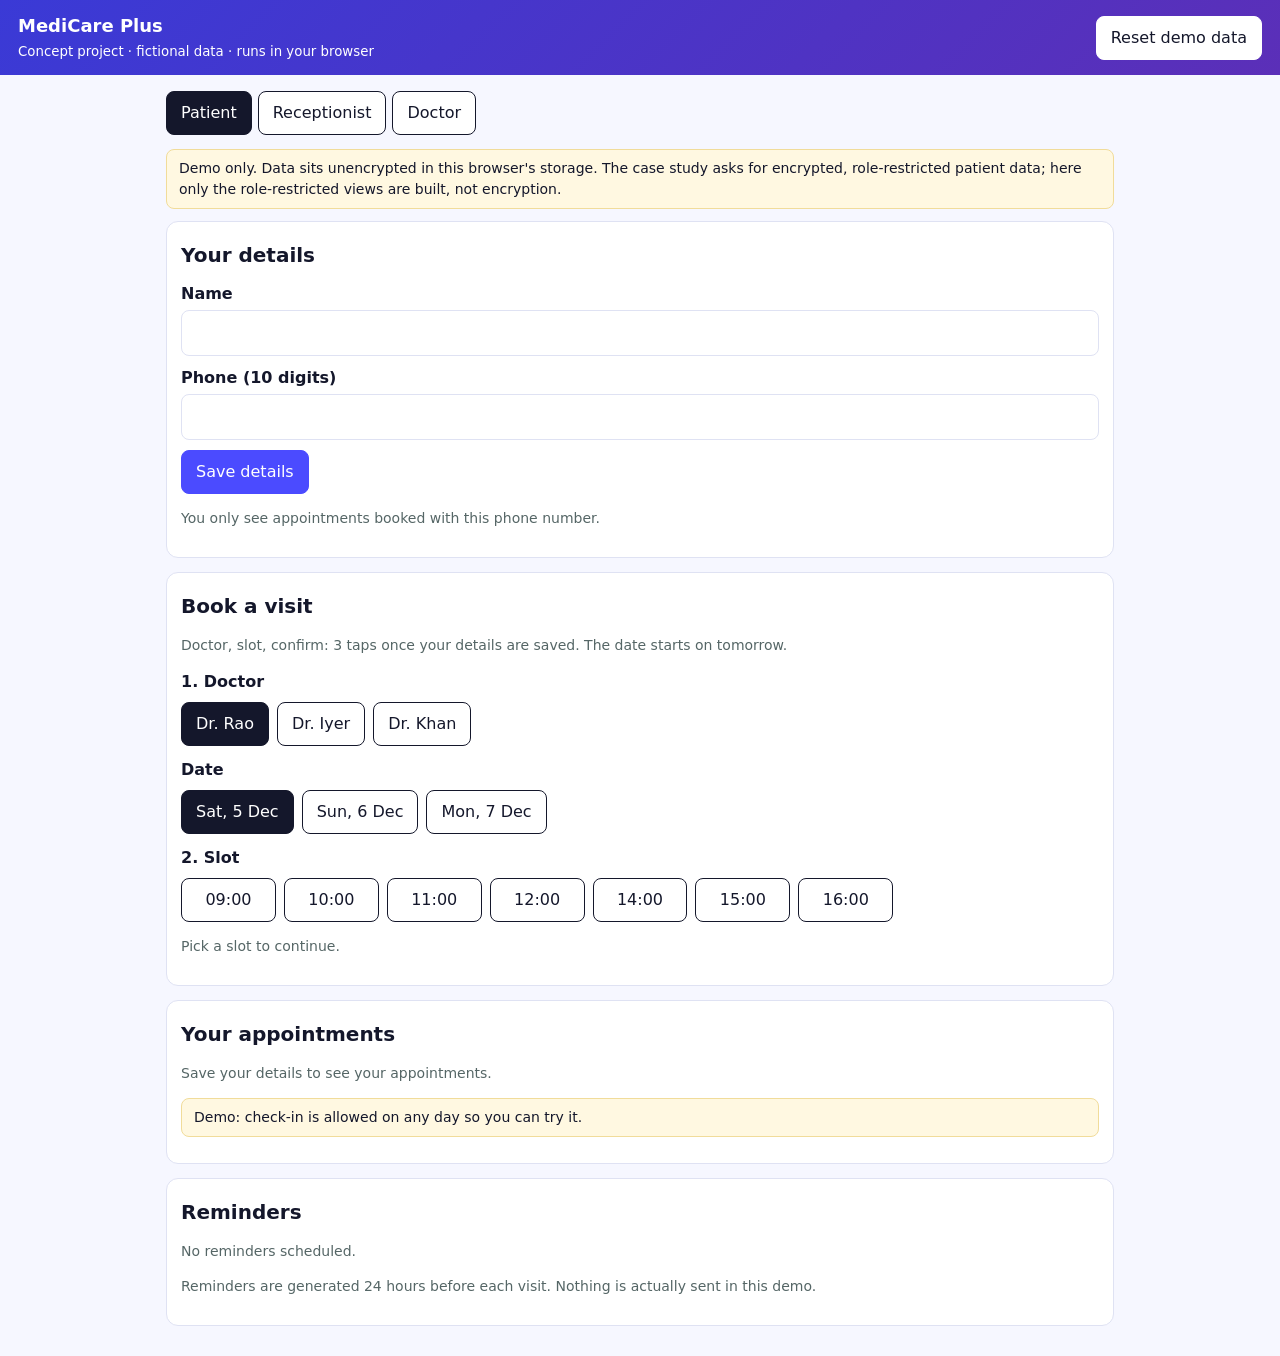
<file: medicare/prototype/index.html>
<!DOCTYPE html>
<html lang="en">
<head>
<meta charset="utf-8">
<meta name="viewport" content="width=device-width,initial-scale=1">
<title>MediCare Plus prototype</title>
<link rel="stylesheet" href="../../shared/style.css">
<link rel="stylesheet" href="extra.css">
</head>
<body>
<header><div><h1>MediCare Plus</h1><small>Concept project · fictional data · runs in your browser</small></div></header>
<div id="live" class="sr" role="status" aria-live="polite"></div>
<main id="m" tabindex="-1"><noscript>This prototype needs JavaScript.</noscript></main>
<script src="../../shared/app.js"></script>
<script src="logic.js"></script>
<script src="app.js"></script>
</body>
</html>
</file>
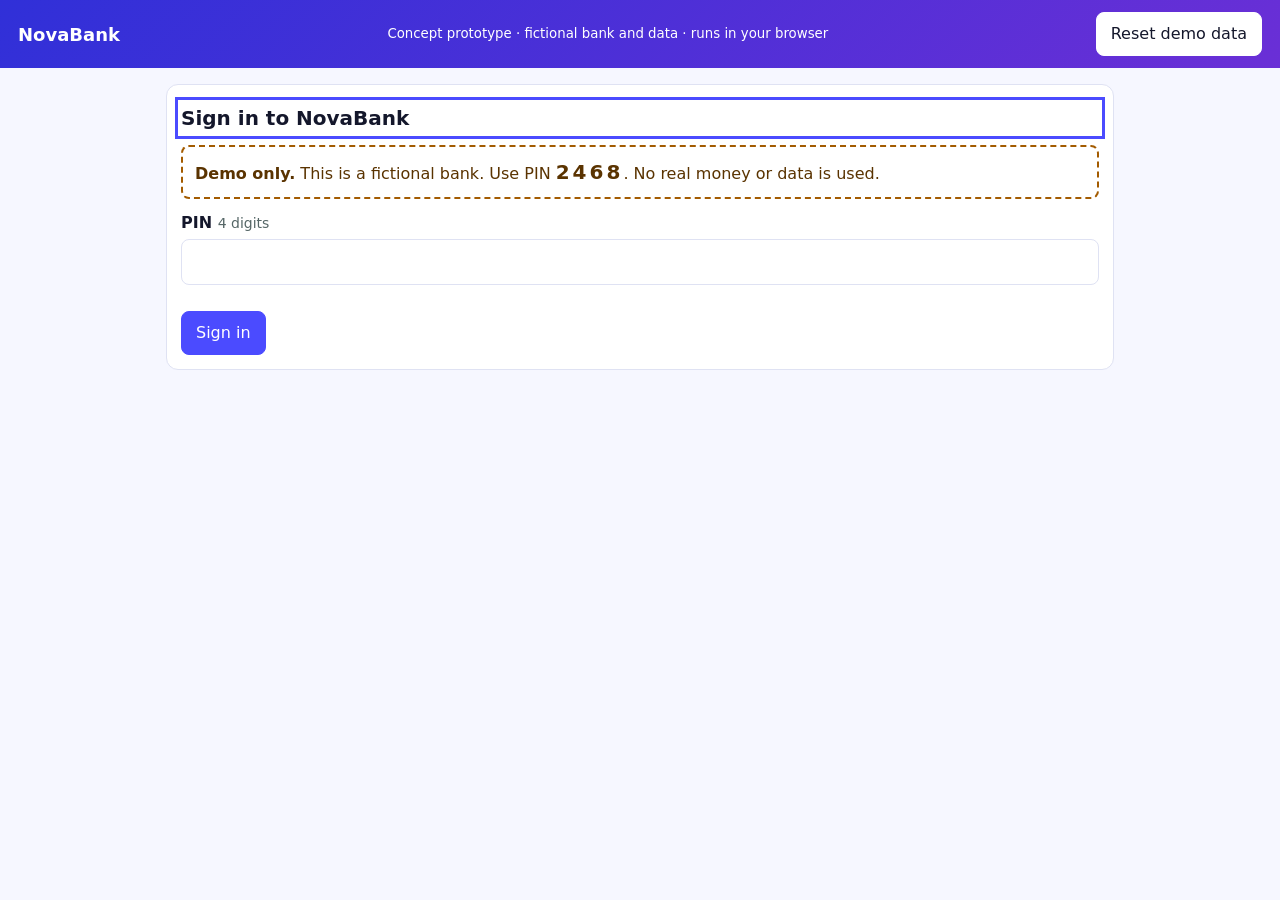
<file: novabank/prototype/index.html>
<!DOCTYPE html>
<html lang="en">
<head>
<meta charset="utf-8">
<meta name="viewport" content="width=device-width,initial-scale=1">
<title>NovaBank prototype</title>
<link rel="stylesheet" href="../../shared/style.css">
<link rel="stylesheet" href="extra.css">
</head>
<body>
<header><h1>NovaBank</h1><small>Concept prototype · fictional bank and data · runs in your browser</small></header>
<div id="sess" role="status" aria-live="polite" hidden></div>
<main id="m"><noscript>This prototype needs JavaScript.</noscript></main>
<script src="../../shared/app.js"></script>
<script src="logic.js"></script>
<script src="app.js"></script>
</body>
</html>
</file>
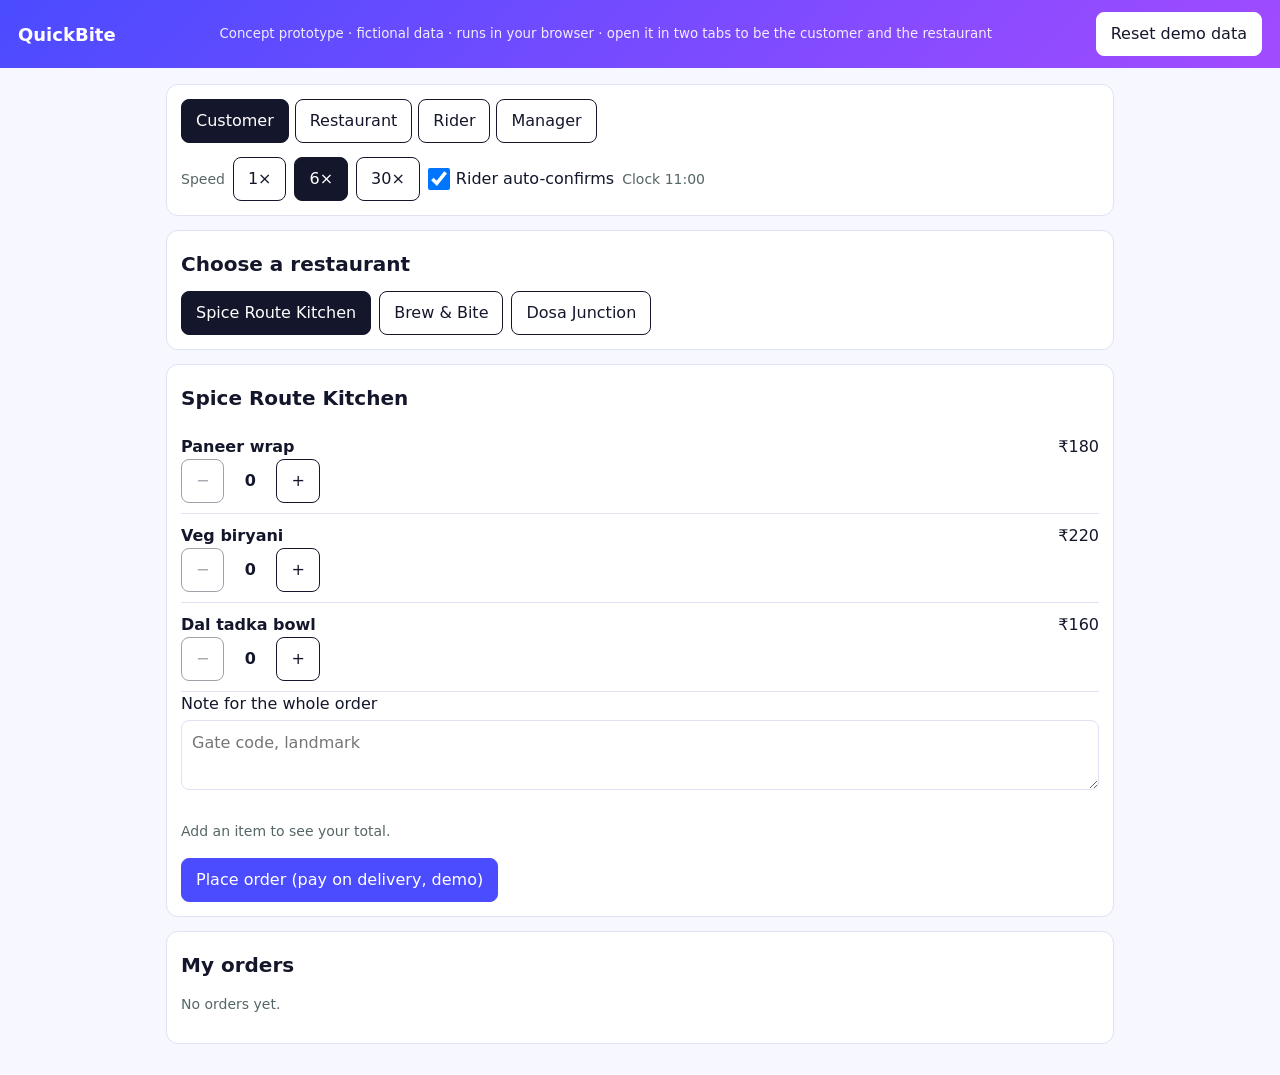
<file: quickbite/prototype/index.html>
<!DOCTYPE html>
<html lang="en">
<head>
<meta charset="utf-8">
<meta name="viewport" content="width=device-width,initial-scale=1">
<title>QuickBite prototype</title>
<link rel="stylesheet" href="../../shared/style.css">
<link rel="stylesheet" href="extra.css">
</head>
<body>
<header><h1>QuickBite</h1><small>Concept prototype · fictional data · runs in your browser · open it in two tabs to be the customer and the restaurant</small></header>
<main id="m"><p>Loading…</p></main>
<div id="live" class="sr" aria-live="polite"></div>
<noscript><p style="padding:16px">This prototype needs JavaScript.</p></noscript>
<script src="../../shared/app.js"></script>
<script src="logic.js"></script>
<script src="app.js"></script>
</body>
</html>
</file>
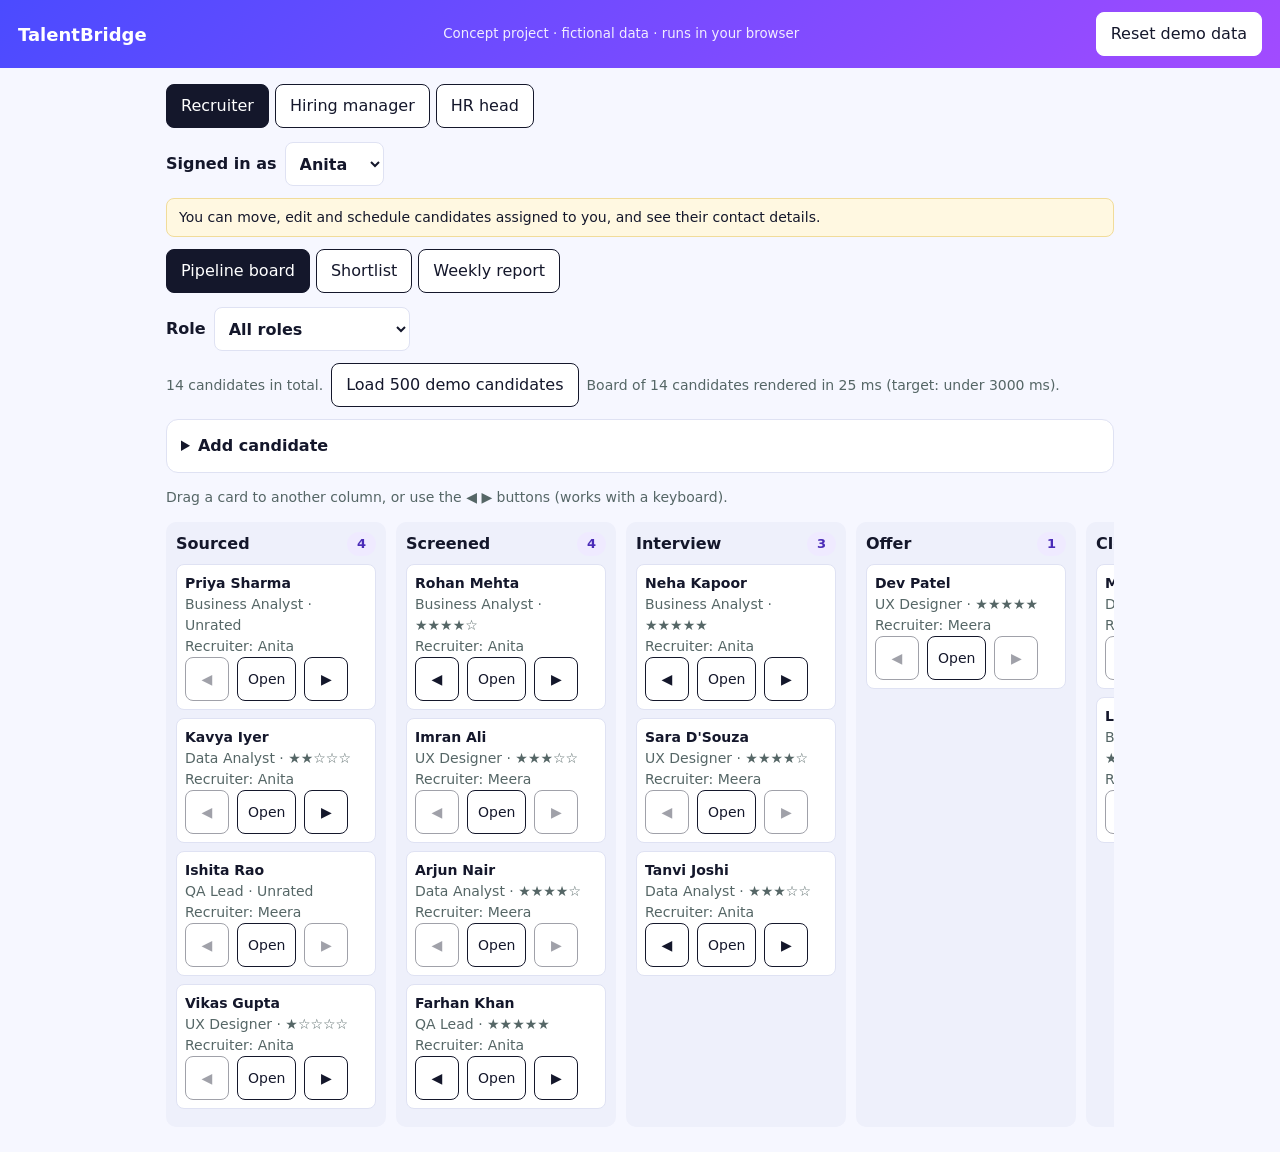
<file: talentbridge/prototype/index.html>
<!DOCTYPE html>
<html lang="en">
<head>
<meta charset="utf-8">
<meta name="viewport" content="width=device-width,initial-scale=1">
<title>TalentBridge prototype</title>
<link rel="stylesheet" href="../../shared/style.css">
<link rel="stylesheet" href="extra.css">
</head>
<body>
<header><h1>TalentBridge</h1><small>Concept project · fictional data · runs in your browser</small></header>
<main id="app" tabindex="-1"><noscript>This prototype needs JavaScript.</noscript></main>
<div id="live" class="sr" role="status" aria-live="polite"></div>
<script src="../../shared/app.js"></script>
<script src="logic.js"></script>
<script src="app.js"></script>
</body>
</html>
</file>
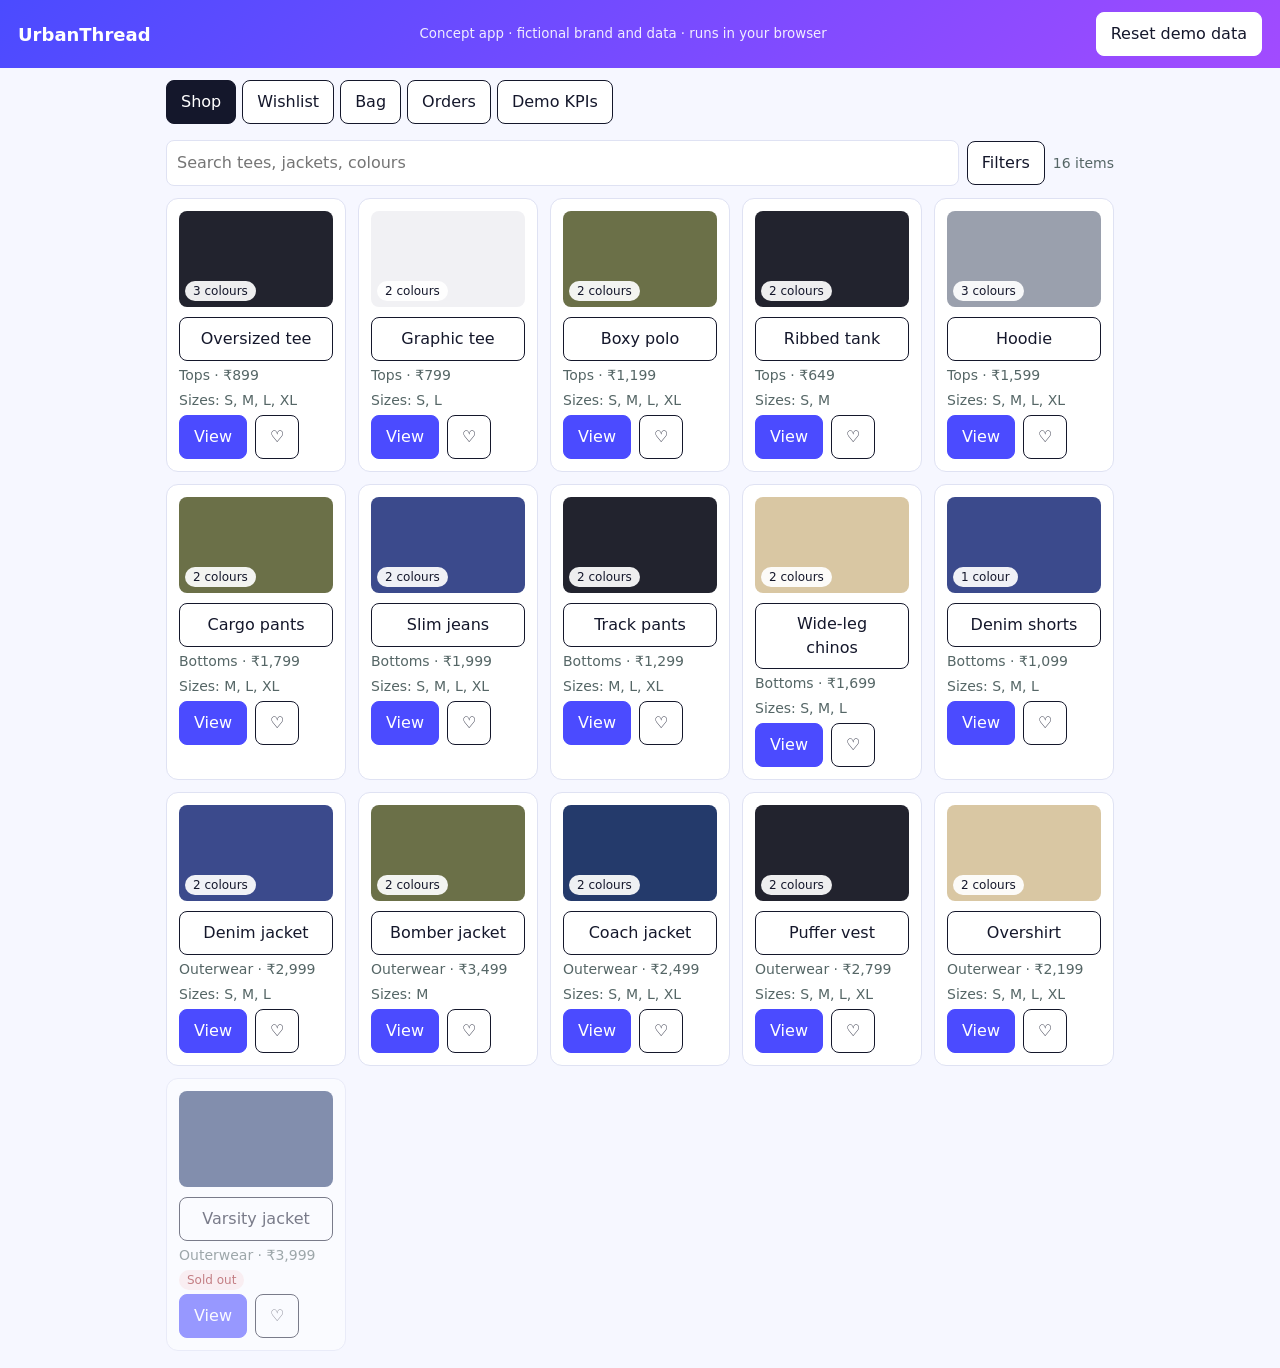
<file: urbanthread/prototype/index.html>
<!DOCTYPE html>
<html lang="en">
<head>
<meta charset="utf-8">
<meta name="viewport" content="width=device-width,initial-scale=1">
<title>UrbanThread · fashion e-commerce concept app</title>
<meta name="description" content="UrbanThread concept app: filters, wishlist, guest checkout and order tracking. Fictional brand, simulated data.">
<link rel="stylesheet" href="../../shared/style.css">
<link rel="stylesheet" href="extra.css">
</head>
<body>
<a class="skip" href="#m">Skip to content</a>
<header><h1>UrbanThread</h1><small>Concept app · fictional brand and data · runs in your browser</small></header>
<nav id="nav" aria-label="Main"></nav>
<main id="m" tabindex="-1"></main>
<div id="live" class="sr" role="status" aria-live="polite"></div>
<noscript><p class="note" style="margin:16px">This concept app needs JavaScript.</p></noscript>
<script src="../../shared/app.js"></script>
<script src="logic.js"></script>
<script src="app.js"></script>
</body>
</html>
</file>
<file: shared/style.css>
:root{--a:#4b4bff;--ink:#14172b;--m:#566;--l:#dfe2f3;--bg:#f6f7ff}
*{box-sizing:border-box}body{margin:0;font:16px/1.5 system-ui,sans-serif;background:var(--bg);color:var(--ink)}
header{background:linear-gradient(135deg,var(--a),#a24bff);color:#fff;padding:12px 18px;display:flex;justify-content:space-between;align-items:center;flex-wrap:wrap;gap:8px}
header h1{font-size:18px;margin:0}header small{opacity:.9}header button{border-color:#fff}
main{max-width:980px;margin:0 auto;padding:16px}h2{font-size:20px;margin:4px 0 12px}h3{font-size:16px;margin:0 0 8px}
.c{background:#fff;border:1px solid var(--l);border-radius:12px;padding:14px;margin-bottom:14px}
button{font:inherit;border:1.5px solid var(--ink);background:#fff;color:var(--ink);border-radius:8px;padding:8px 14px;min-height:44px;cursor:pointer}
button.p{background:var(--a);border-color:var(--a);color:#fff}button.on{background:var(--ink);color:#fff}button:disabled{opacity:.4;cursor:not-allowed}
button:focus-visible,input:focus-visible,select:focus-visible,textarea:focus-visible{outline:3px solid var(--a);outline-offset:2px}
input,select,textarea{font:inherit;padding:10px;border:1px solid var(--l);border-radius:8px;width:100%;margin:4px 0 10px;background:#fff;color:var(--ink)}
.g{display:grid;grid-template-columns:repeat(auto-fill,minmax(160px,1fr));gap:12px}.row{display:flex;gap:8px;flex-wrap:wrap;align-items:center}
.tabs{display:flex;gap:6px;flex-wrap:wrap;margin-bottom:14px}.tag{font-size:13px;background:#efeaff;color:#4a2bb8;border-radius:99px;padding:2px 10px}
.m{color:var(--m);font-size:14px}.err{color:#c0262b}.ok{color:#14633a}.note{background:#fff8e1;border:1px solid #f1dc9a;border-radius:8px;padding:8px 12px;font-size:14px;margin-bottom:12px}
.tw{overflow-x:auto}table{border-collapse:collapse;width:100%;min-width:420px}td,th{border-bottom:1px solid var(--l);padding:8px;text-align:left}
.img{height:90px;border-radius:8px;background:linear-gradient(135deg,#dcd9ff,#c8e0ff);margin-bottom:8px}.cols{display:grid;grid-template-columns:repeat(auto-fit,minmax(200px,1fr));gap:12px}
.col{background:#eef0fb;border-radius:10px;padding:10px;min-height:120px}.card{background:#fff;border:1px solid var(--l);border-radius:8px;padding:8px;margin-bottom:8px;font-size:14px}
</file>
<file: medicare/prototype/extra.css>
/* MediCare Plus extras. The shared stylesheet is not modified; the header gradient is darkened here for AA contrast. */
header{background:linear-gradient(135deg,#3a3ad6,#5b2fb8)}
header small{opacity:1}
.sr{position:absolute;width:1px;height:1px;overflow:hidden;clip:rect(0 0 0 0);white-space:nowrap}
main:focus{outline:none}
.banner{margin:0 0 12px;padding:8px 12px;border-radius:8px;font-weight:600}
.banner.ok{background:#e6f6ec}
.banner.err{background:#fdecec}
.slots{display:grid;grid-template-columns:repeat(auto-fill,minmax(88px,1fr));gap:8px;margin:8px 0 12px}
.slots button{display:flex;flex-direction:column;align-items:center;justify-content:center;line-height:1.2}
.slots button small{font-size:12px;color:inherit}
.kpis{display:grid;grid-template-columns:repeat(auto-fit,minmax(130px,1fr));gap:10px;margin-bottom:8px}
.kpis div{background:#eef0fb;border-radius:10px;padding:10px}
.kpis b{display:block;font-size:22px}
.kpis span{font-size:13px;color:#445}
.appt{display:flex;justify-content:space-between;gap:10px;flex-wrap:wrap;align-items:center;border-top:1px solid var(--l);padding:10px 0}
.appt:first-of-type{border-top:0}
.st{font-size:13px;font-weight:600;border-radius:99px;padding:1px 9px;background:#e8eaf6;color:#24307a}
.st-done{background:#e6f6ec;color:#14633a}
.st-no_show,.st-cancelled{background:#fdecec;color:#8f1d22}
.st-checked_in,.st-in_consult{background:#fff1d6;color:#6b4300}
.cal th,.cal td{font-size:14px;vertical-align:top}
.cal th[scope=row]{white-space:nowrap}
.tag{color:#3b1f9c}
label{display:block;font-weight:600}
@media (max-width:420px){.kpis b{font-size:19px}}
</file>
<file: novabank/prototype/extra.css>
header{background:linear-gradient(135deg,#3030d8,#6a2fd6)}
header small{opacity:1}
h2:focus,.err:focus{outline:3px solid var(--a);outline-offset:3px}
#sess{max-width:980px;margin:12px auto 0;padding:10px 14px;background:#fff3cd;border:1px solid #d9b44a;border-radius:8px;color:#4a3800;display:flex;gap:10px;align-items:center;flex-wrap:wrap}
#sess[hidden]{display:none}
.nav{display:flex;gap:6px;flex-wrap:wrap;margin-bottom:14px}
.nav button[aria-current="page"]{background:var(--ink);color:#fff}
.bal{font-size:30px;font-weight:700;margin:2px 0}
.demo{background:#fff;border:2px dashed #a35b00;color:#5a3300;border-radius:8px;padding:10px 12px;margin-bottom:12px}
.demo b.code{font-size:20px;letter-spacing:3px}
.tx{display:flex;justify-content:space-between;gap:10px;padding:10px 0;border-bottom:1px solid var(--l)}
.tx:last-child{border-bottom:0}
.tx .amt{font-weight:600;white-space:nowrap}
.tx .cr{color:#14633a}
.tag.new{background:#fff3cd;color:#5a3300}
label{display:block;font-weight:600}
.hint{font-weight:400;color:var(--m);font-size:14px}
.kpi{display:grid;grid-template-columns:repeat(auto-fit,minmax(150px,1fr));gap:10px}
.kpi div{background:#eef0fb;border-radius:10px;padding:10px}
.kpi b{display:block;font-size:24px}
.receipt{border:2px solid #14633a}
.sr{position:absolute;left:-9999px}
@media (max-width:420px){.bal{font-size:26px}main{padding:12px}}
</file>
<file: quickbite/prototype/extra.css>
/* QuickBite additions to the shared stylesheet. Colours keep at least 4.5:1 contrast on white. */
.sr{position:absolute;width:1px;height:1px;overflow:hidden;clip:rect(0 0 0 0);white-space:nowrap}
.between{justify-content:space-between}
.bar{position:sticky;top:0;z-index:2}
.inl{display:inline-flex;align-items:center;gap:6px;min-height:44px}
.inl input{width:22px;height:22px;margin:0}
.item{border-bottom:1px solid var(--l);padding:10px 0}.item:last-child{border-bottom:0}
.qty{display:inline-block;min-width:36px;text-align:center;font-weight:700}
.eta{font-size:20px;margin:4px 0 12px}
.steps{list-style:none;padding:0;margin:0 0 12px;display:flex;flex-wrap:wrap;gap:6px}
.steps li{padding:4px 10px;border-radius:99px;background:#eef0fb;color:#3b4160;font-size:14px}
.steps li.done{background:#d9f2e3;color:#14633a}.steps li.now{background:var(--ink);color:#fff;font-weight:700}
.map{width:100%;max-width:420px;height:auto;display:block;margin:0 auto 8px}
.map text{fill:#14172b;font-family:system-ui,sans-serif}
.tablet .big,.big{font-size:22px}.tablet ul.big{padding-left:22px;line-height:1.5}
.ticket{border:2px solid var(--ink);border-radius:12px;padding:12px;margin-bottom:12px;background:#fff}
.ticket.flash{animation:qbflash .6s ease-in-out 6}
@keyframes qbflash{0%,100%{background:#fff}50%{background:#ffe08a}}
.note2{color:#8a3b00;font-weight:700}
.alertbar{background:#8a1f1f;color:#fff;border-radius:10px;padding:12px 16px;font-size:20px;font-weight:700;margin-bottom:14px}
.kpi .big{font-size:28px;font-weight:700}
@media (prefers-reduced-motion:reduce){.ticket.flash{animation:none;background:#ffe08a}}
@media (max-width:420px){main{padding:10px}.tabs button{flex:1 1 45%}}
</file>
<file: talentbridge/prototype/extra.css>
.sr{position:absolute;width:1px;height:1px;overflow:hidden;clip:rect(0 0 0 0);white-space:nowrap}
.inl{display:inline-flex;align-items:center;gap:8px;font-weight:600}
.inl select{width:auto;margin:0;min-height:44px}
label{display:block;font-weight:600}
label.inl{display:inline-flex}
.tbbar{display:flex;flex-wrap:wrap;gap:8px;align-items:center;margin-bottom:12px}
.tbhint{margin:0 0 12px}
.board{display:grid;grid-template-columns:repeat(5,minmax(220px,1fr));gap:10px;overflow-x:auto;padding-bottom:8px}
.tbcol{min-width:0}
.tbcol h3{display:flex;justify-content:space-between;align-items:center}
.tbl{max-height:68vh;overflow-y:auto}
.tbc{cursor:grab}
.tbc.sel{outline:3px solid var(--a)}
.tbc .row button{min-width:44px;padding:8px 10px}
.fe{display:block;font-size:14px;margin:-6px 0 8px}
.hist{margin:0;padding-left:20px}
.hist li{margin-bottom:4px}
.tbgrid{display:grid;grid-template-columns:repeat(auto-fit,minmax(260px,1fr));gap:14px}
td.n,th.n{text-align:right}
tr.tot td{font-weight:700}
@media (max-width:480px){main{padding:10px}.board{grid-template-columns:repeat(5,82vw)}}
</file>
<file: urbanthread/prototype/extra.css>
.sr{position:absolute;width:1px;height:1px;overflow:hidden;clip:rect(0 0 0 0);white-space:nowrap}
.skip{position:absolute;left:-999px;top:0;background:#fff;color:#14172b;padding:10px 14px;z-index:9}.skip:focus{left:8px;top:8px}
#nav{max-width:980px;margin:0 auto;padding:12px 16px 0;display:flex;gap:6px;flex-wrap:wrap}
#nav button{position:relative}
.badge{display:inline-block;min-width:22px;padding:0 6px;margin-left:6px;border-radius:99px;background:#4b4bff;color:#fff;font-size:13px;text-align:center}
button.on .badge{background:#fff;color:#14172b}
.bar{display:flex;gap:8px;flex-wrap:wrap;align-items:center;margin-bottom:12px}
.bar input[type=search]{flex:1 1 180px;margin:0;min-height:44px}
.pc{display:flex;flex-direction:column;gap:4px;margin:0;padding:12px}
.pc .sw{height:96px;border-radius:8px;margin-bottom:6px;position:relative;display:flex;align-items:flex-end;justify-content:flex-start;padding:6px}
.pc .sw span{background:rgba(255,255,255,.92);color:#14172b;font-size:12px;padding:1px 8px;border-radius:99px}
.pc a.t{font-weight:700;color:var(--ink);text-decoration:none;text-align:left;background:none;border:0;padding:0;min-height:44px;cursor:pointer;font:inherit;font-weight:700}
.pc a.t:hover{text-decoration:underline}
.so{opacity:.55}
.tagso{font-size:12px;background:#fde8e8;color:#9a1c20;border-radius:99px;padding:1px 8px;width:max-content}
.sheet{border:2px solid var(--a)}
.chips{display:flex;gap:6px;flex-wrap:wrap;margin:6px 0 12px}
.chips button{min-width:44px}
.detail{display:grid;grid-template-columns:minmax(0,1fr);gap:14px}
@media(min-width:700px){.detail{grid-template-columns:1fr 1fr}}
.hero{height:240px;border-radius:12px;display:flex;align-items:flex-end;padding:12px}
.hero span{background:rgba(255,255,255,.92);color:#14172b;padding:2px 10px;border-radius:99px;font-size:14px}
.dot{display:inline-block;width:18px;height:18px;border-radius:50%;border:1px solid #14172b;vertical-align:-3px;margin-right:6px}
.steps{list-style:none;margin:0;padding:0}
.steps li{display:flex;gap:10px;padding:8px 0;border-left:3px solid var(--l);padding-left:12px;margin-left:6px}
.steps li.d{border-left-color:#14633a}.steps li.cur{font-weight:700}
.steps .when{color:var(--m);font-size:14px}
.qty{display:flex;align-items:center;gap:6px}.qty b{min-width:24px;text-align:center}
.qty button{min-width:44px;padding:8px}
.line{display:flex;justify-content:space-between;gap:10px;flex-wrap:wrap;align-items:center;border-bottom:1px solid var(--l);padding:10px 0}
.fe{color:#a3181d;font-size:14px;margin:-6px 0 8px}
.stepper{display:flex;gap:6px;margin-bottom:10px}.stepper span{flex:1;text-align:center;padding:6px;border-radius:8px;background:#eef0fb;font-size:14px}.stepper .a{background:var(--a);color:#fff}
.kv{display:grid;grid-template-columns:repeat(auto-fit,minmax(140px,1fr));gap:10px}
.kv div{background:#eef0fb;border-radius:10px;padding:10px}.kv b{display:block;font-size:22px}
.toast{background:#e9f7ef;border:1px solid #a9dcbf;color:#14633a;border-radius:8px;padding:8px 12px;margin-bottom:12px}
.toast.bad{background:#fdeeee;border-color:#efb4b6;color:#a3181d}
@media(max-width:400px){main{padding:10px}.g{grid-template-columns:repeat(2,minmax(0,1fr))}.hero{height:180px}}
@media(prefers-reduced-motion:reduce){*{scroll-behavior:auto!important}}
</file>
